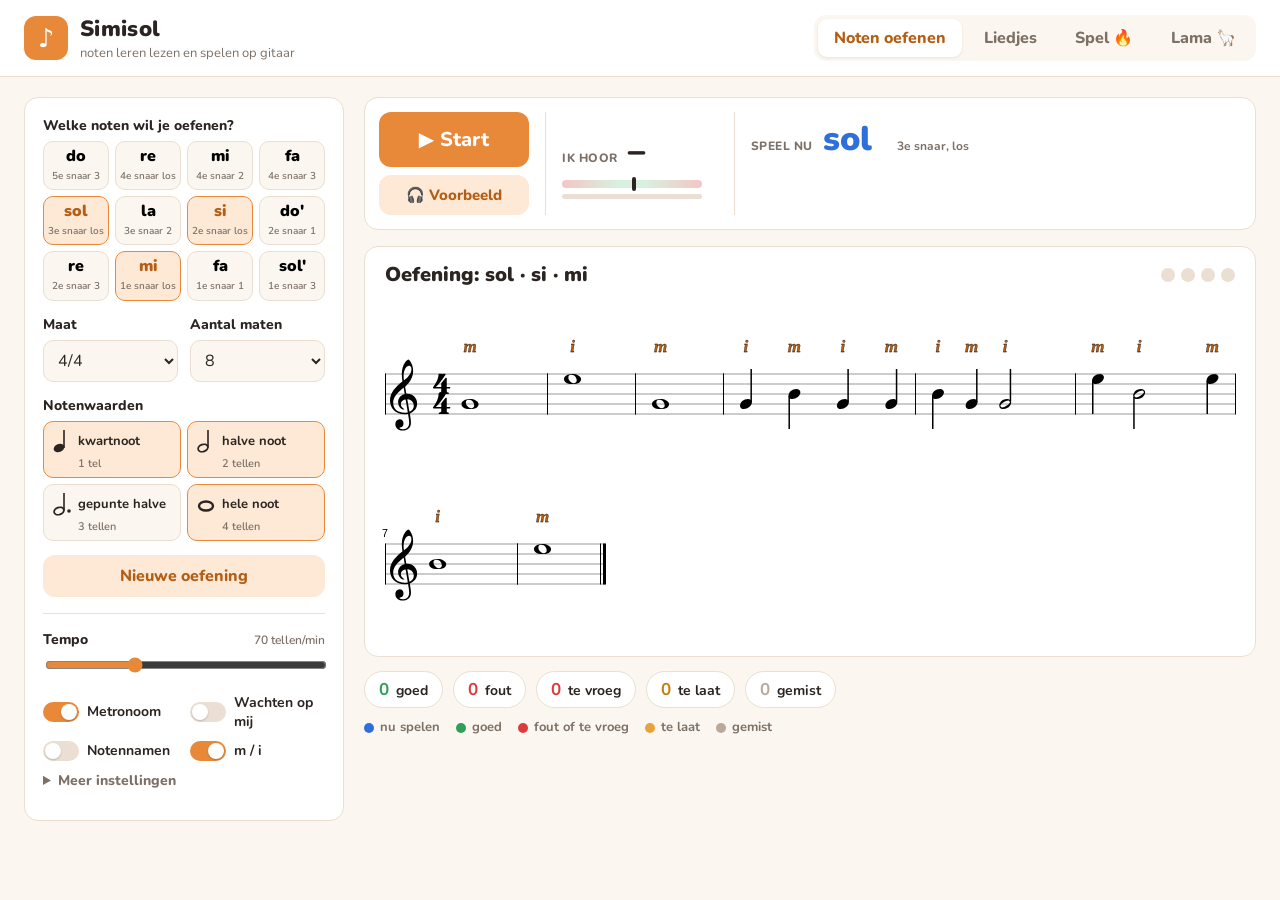
<file: app/index.html>
<!doctype html>
<html lang="nl">
<head>
  <meta charset="utf-8">
  <meta name="viewport" content="width=device-width, initial-scale=1">
  <title>Simisol Notentrainer</title>
  <link rel="preconnect" href="https://fonts.googleapis.com">
  <link href="https://fonts.googleapis.com/css2?family=Nunito:wght@400;600;800;900&display=swap" rel="stylesheet">
  <link rel="stylesheet" href="css/style.css">
</head>
<body>
  <header class="top">
    <div class="brand">
      <span class="logo" aria-hidden="true">♪</span>
      <div>
        <h1>Simisol</h1>
        <p>noten leren lezen en spelen op gitaar</p>
      </div>
    </div>
    <nav class="tabs" role="tablist">
      <button class="tab active" data-tab="practice" role="tab">Noten oefenen</button>
      <button class="tab" data-tab="songs" role="tab">Liedjes</button>
      <button class="tab" data-tab="game" role="tab">Spel 🔥</button>
      <button class="tab" data-tab="lama" role="tab">Lama 🦙</button>
    </nav>
  </header>

  <main>
    <section class="panel setup">
      <!-- Notenkiezer: gedeeld door 'Noten oefenen' en 'Spel' -->
      <div class="field" id="noteField">
        <label>Welke noten wil je oefenen?</label>
        <div class="note-chips" id="noteChips"></div>
      </div>

      <!-- Noten oefenen -->
      <div class="pane" id="pane-practice">
        <div class="row">
          <div class="field">
            <label for="timeSig">Maat</label>
            <select id="timeSig">
              <option value="2/4">2/4</option>
              <option value="3/4">3/4</option>
              <option value="4/4" selected>4/4</option>
            </select>
          </div>
          <div class="field">
            <label for="bars">Aantal maten</label>
            <select id="bars">
              <option>4</option><option selected>8</option><option>12</option><option>16</option>
            </select>
          </div>
        </div>
        <div class="field">
          <label>Notenwaarden</label>
          <div class="durations" id="durChips">
            <label class="dur"><input type="checkbox" value="1" checked><span><i class="glyph">♩</i> kwartnoot <small>1 tel</small></span></label>
            <label class="dur"><input type="checkbox" value="2" checked><span><i class="glyph open">𝅗𝅥</i> halve noot <small>2 tellen</small></span></label>
            <label class="dur"><input type="checkbox" value="3"><span><i class="glyph open">𝅗𝅥.</i> gepunte halve <small>3 tellen</small></span></label>
            <label class="dur"><input type="checkbox" value="4" checked><span><i class="glyph open">𝅝</i> hele noot <small>4 tellen</small></span></label>
          </div>
        </div>
        <button class="btn secondary" id="newExercise">Nieuwe oefening</button>
      </div>

      <!-- Liedjes -->
      <div class="pane hidden" id="pane-songs">
        <div class="library">
          <input type="file" id="zipInput" accept=".zip,application/zip" hidden>
          <button class="btn secondary" id="importBtn">📦 Liedjes importeren (.zip)</button>
          <p class="hint" id="libraryInfo"></p>
          <button class="linkbtn hidden" id="clearBtn">Alle liedjes uit deze browser verwijderen</button>
        </div>
        <div id="songControls">
        <div class="field">
          <label for="songSelect">Kies een liedje</label>
          <select id="songSelect"></select>
        </div>
        <div class="field">
          <label>Muziek</label>
          <div class="seg" id="recSeg">
            <button data-rec="slow" class="active">Langzaam</button>
            <button data-rec="fast">Sneller</button>
            <button data-rec="none">Zonder muziek</button>
          </div>
        </div>
        <div class="field sync" id="syncBox">
          <label>Synchronisatie <small id="syncInfo"></small></label>
          <div class="seg small">
            <button data-sync="-0.05">◀ vroeger</button>
            <button data-sync="0">reset</button>
            <button data-sync="0.05">later ▶</button>
          </div>
        </div>
        <p class="hint">🎧 Tip: gebruik een koptelefoon, anders hoort de microfoon de muziek ook.</p>
        </div>
      </div>

      <!-- Spel -->
      <div class="pane hidden" id="pane-game">
        <p class="hint">De noten schuiven naar de <b>blauwe lijn</b>. Speel elke noot als ze daar aankomt.
          Elke juiste noot maakt je reeks langer. Een <b>foute noot</b> zet je reeks terug op 0.
          Te laat is niet erg: de noot wacht op je (en wordt oranje).</p>
      </div>

      <!-- Lama-spel -->
      <div class="pane hidden" id="pane-lama">
        <div class="lama-mode" role="group" aria-label="Spelvorm">
          <button id="lamaModeReis">🗺️ Reis</button><button id="lamaModeVrij">🎯 Vrij oefenen</button>
        </div>
        <div class="lama-journey" id="lamaJourney">
          <p class="hint">Elk landschap leert je een <b>nieuwe noot</b>. Speel je noten goed, dan wacht er een
            <b>poortwachter</b> 👑: speel 5 keer de nieuwe noot en hij laat je door (+15 munten).
            Je hebt <b>⭐ <span id="lStars">0</span></b> sterren.</p>
          <ol class="lama-map" id="lamaMap"></ol>
          <p class="hint">Klik op een landschap dat je al bereikt hebt om het opnieuw te spelen.</p>
          <button class="btn secondary hidden" id="lamaTestGate">🧪 Test: meteen naar de poortwachter</button>
        </div>
        <p class="hint hidden" id="lamaFreeHint">Kies zelf je noten hieronder. Er zijn minder munten dan op de reis
          en geen poortwachters. <b id="lamaFreeStars"></b></p>
        <p class="hint">De lama loopt vanzelf. Boven elk monster staat een noot. Speel de noot
          terwijl ze in de <b>blauwe balk</b> staat, dan <b>springt</b> de lama erover (+1 punt).
          Een <b>foute</b> noot, of de noot is de balk uit: de lama botst en verliest een leven.
          Met <b>⛶ Volledig scherm</b> (of de toets F) speel je op het hele scherm.</p>
        <div class="field lama-opt">
          <label for="lamaLives">Levens</label>
          <select id="lamaLives">
            <option value="1">1</option><option value="2">2</option><option value="3">3</option>
            <option value="5">5</option><option value="10">10</option><option value="0">∞ onsterfelijk</option>
          </select>
        </div>
        <label class="switch lama-opt"><input type="checkbox" id="bigNameToggle" checked><span></span>Grote notennaam</label>
        <p class="hint lama-opt">Soms hangt er een <b>munt</b> 🪙 in de lucht in plaats van een monster. Speel die
          noot en de lama springt en vangt ze. Mis je ze, dan vliegt ze weg (botsen doe je niet). Met ∞ onsterfelijk zijn er geen munten. Met munten koop je
          in de <b>🛍️ Winkel</b> hoedjes, brillen, vleugels, kleurtjes en meer voor de lama.</p>
      </div>

      <hr>

      <div class="field">
        <label for="tempo">Tempo <output id="tempoOut">70 tellen/min</output></label>
        <input type="range" id="tempo" min="30" max="160" value="70">
      </div>
      <div class="row toggles">
        <label class="switch"><input type="checkbox" id="metroToggle" checked><span></span>Metronoom</label>
        <label class="switch" id="waitWrap"><input type="checkbox" id="waitToggle"><span></span>Wachten op mij</label>
      </div>
      <div class="row toggles">
        <label class="switch"><input type="checkbox" id="namesToggle"><span></span>Notennamen</label>
        <label class="switch"><input type="checkbox" id="fingersToggle" checked><span></span>m / i</label>
      </div>
      <details class="more">
        <summary>Meer instellingen</summary>
        <div class="field">
          <label for="difficulty">Hoe streng op de maat?</label>
          <select id="difficulty">
            <option value="0.28">Makkelijk</option>
            <option value="0.18" selected>Normaal</option>
            <option value="0.1">Streng</option>
          </select>
        </div>
        <label class="switch" style="margin-bottom:14px"><input type="checkbox" id="echoToggle"><span></span>Geen koptelefoon (echo-onderdrukking)</label>
        <div class="field">
          <label for="sens">Microfoongevoeligheid <output id="sensOut"></output></label>
          <input type="range" id="sens" min="-0.6" max="1" step="0.05" value="0.5">
          <div class="range-ends"><span>minder gevoelig</span><span>gevoeliger</span></div>
        </div>
        <div class="field">
          <label for="latency">Microfoonvertraging <output id="latOut">60 ms</output></label>
          <input type="range" id="latency" min="0" max="400" step="5" value="60">
          <button class="btn secondary calib" id="calibBtn">🎯 Vertraging meten</button>
          <p class="hint" id="calibInfo">Tokkel een <b>losse snaar</b> (zonder vinger op de hals) telkens als je de klik hoort. De app meet dan zelf de vertraging.</p>
        </div>
      </details>
    </section>

    <section class="stage">
      <div class="bar">
        <div class="buttons">
          <button class="btn primary big" id="startBtn">▶ Start</button>
          <button class="btn demo" id="demoBtn" title="Laat de gitaar het stukje voorspelen">🎧 Voorbeeld</button>
        </div>
        <div class="listen" id="listen">
          <div class="heard">
            <span class="lbl">Ik hoor</span>
            <span class="name" id="heardName">–</span>
            <span class="where" id="heardWhere"></span>
          </div>
          <div class="tuner"><div class="needle" id="needle"></div></div>
          <div class="level"><div id="levelFill"></div></div>
        </div>
        <div class="expect">
          <span class="lbl">Speel nu</span>
          <span class="name" id="expectName">–</span>
          <span class="where" id="expectWhere"></span>
        </div>
      </div>

      <div class="game-wrap hidden" id="gameWrap">
        <div class="game-hud">
          <div class="hud-streak"><span class="lbl">Reeks</span><b id="gStreak">0</b></div>
          <div class="hud-small"><span class="lbl">Record</span><b id="gBest">0</b></div>
          <div class="hud-small"><span class="lbl">Juist</span><b id="gTotal">0</b></div>
          <div class="hud-msg" id="gMsg"></div>
        </div>
        <div class="game" id="game"></div>
      </div>

      <div class="game-wrap hidden" id="lamaWrap">
        <div class="game-hud">
          <div class="hud-streak"><span class="lbl">Punten</span><b id="lScore">0</b></div>
          <div class="hud-small"><span class="lbl">Record</span><b id="lBest">0</b></div>
          <div class="hud-small hud-gate hidden" id="lGateWrap" title="Juiste noten tot de poortwachter"><span class="lbl">Poort</span><b id="lGate">0/30</b></div>
          <div class="hud-small hud-coins" title="Munten vang je in de lucht"><span class="lbl">Munten</span>
            <b><img src="img/lama/coin.png" alt=""><span id="lCoins">0</span></b></div>
          <div class="hud-lives"><span class="lbl" id="lLivesLbl">Levens</span>
            <span id="lLives"></span>
          </div>
          <div class="hud-speed"><span class="lbl">Snelheid</span>
            <span class="speed-ctl"><button id="lSlower" title="Trager (←)">−</button><b id="lSpeed">30</b><button id="lFaster" title="Sneller (→)">+</button></span>
            <small>noten/min</small>
          </div>
          <div class="hud-msg" id="lMsg"></div>
          <div class="lama-buttons">
            <button class="btn primary" id="lStart">▶ Start</button>
            <button class="btn secondary" id="lShop" title="Lama aankleden">🛍️ Winkel</button>
            <button class="btn secondary" id="lFull" title="Volledig scherm (F)">⛶ Volledig scherm</button>
          </div>
        </div>
        <div class="lama-stage" id="lamaStage"></div>

        <dialog class="shop" id="lamaShop">
          <div class="shop-head">
            <h2>🛍️ Lama-winkel</h2>
            <div class="shop-coins"><img src="img/lama/coin.png" alt=""><b>0</b><small></small></div>
            <button class="shop-x" id="shopRandom" title="Willekeurig aankleden (met wat je hebt)">🎲</button>
            <button class="shop-x" id="shopClose" title="Sluiten (Esc)">✕</button>
          </div>
          <div class="shop-test hidden">🧪 <b>Testmodus</b>: alles is van jou en niets wordt bewaard.
            <button id="shopTestCoins">+10 munten</button><button id="shopTestOff">Alles uit</button></div>
          <div class="shop-body">
            <div class="shop-preview"><canvas></canvas>
              <p>Klik op iets om het te passen.</p></div>
            <div class="shop-side">
              <nav class="shop-tabs"></nav>
              <div class="shop-grid"></div>
            </div>
          </div>
          <details class="shop-sync">
            <summary>💾 Overzetten naar een ander toestel</summary>
            <p class="hint">Maak hier een code met je munten en spulletjes en plak ze op het andere toestel bij
              <b>Code inlezen</b>. Daar krijg je alle spulletjes erbij; je munten worden het hoogste van de twee.</p>
            <div class="sync-row">
              <button class="sync-make">Code maken</button>
              <span class="sync-box hidden"><input class="sync-out" readonly aria-label="Je code"><button class="sync-copy">📋 Kopiëren</button></span>
            </div>
            <div class="sync-row">
              <input class="sync-in" placeholder="Plak hier een code (LAMA-…)" aria-label="Code inlezen" spellcheck="false" autocomplete="off">
              <button class="sync-load">Code inlezen</button>
            </div>
            <p class="sync-msg" aria-live="polite"></p>
          </details>
        </dialog>
      </div>

      <div class="score-wrap" id="scoreWrap">
        <div class="score-head">
          <h2 id="scoreTitle">Oefening</h2>
          <div class="beat-dots" id="beatDots"></div>
        </div>
        <div class="score" id="score"></div>
        <div class="cursor hidden" id="cursor"></div>
        <div class="badges" id="badges"></div>
        <div class="countin hidden" id="countin"></div>
      </div>

      <div class="results" id="resultsBar">
        <span class="res good"><b id="cGood">0</b> goed</span>
        <span class="res bad"><b id="cBad">0</b> fout</span>
        <span class="res early"><b id="cEarly">0</b> te vroeg</span>
        <span class="res late"><b id="cLate">0</b> te laat</span>
        <span class="res missed"><b id="cMissed">0</b> gemist</span>
        <span class="msg" id="resultMsg"></span>
      </div>

      <div class="legend" id="legendBar">
        <span><i class="dot cur"></i>nu spelen</span>
        <span><i class="dot good"></i>goed</span>
        <span><i class="dot bad"></i>fout of te vroeg</span>
        <span><i class="dot late"></i>te laat</span>
        <span><i class="dot missed"></i>gemist</span>
      </div>
      <p class="mic-msg hidden" id="micMsg"></p>
    </section>
  </main>

  <script src="lib/vexflow.js"></script>
  <script type="module" src="js/app.js"></script>
</body>
</html>
</file>
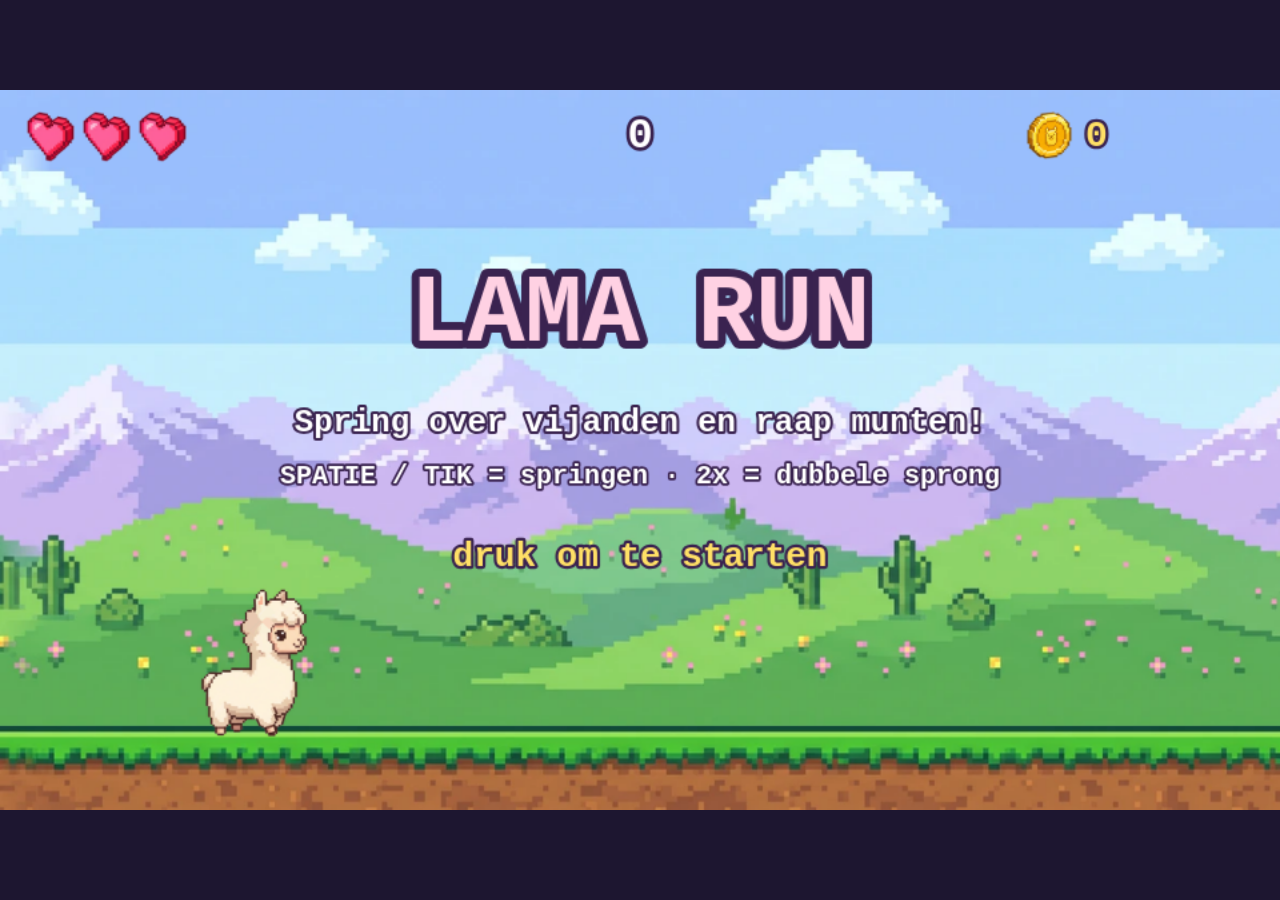
<file: app/runner/index.html>
<!doctype html>
<html lang="nl">
<head>
  <meta charset="utf-8">
  <meta name="viewport" content="width=device-width, initial-scale=1, user-scalable=no">
  <title>Lama Run</title>
  <style>
    html, body { margin: 0; height: 100%; background: #1d1630; overflow: hidden; }
    body { display: flex; align-items: center; justify-content: center; touch-action: none; user-select: none; }
    canvas { display: block; max-width: 100vw; max-height: 100vh; aspect-ratio: 16 / 9; width: 100vw; height: auto; }
    @media (min-aspect-ratio: 16/9) { canvas { width: auto; height: 100vh; } }
  </style>
</head>
<body>
  <canvas id="game" width="960" height="540"></canvas>
  <script src="runner.js"></script>
</body>
</html>
</file>
<file: app/css/style.css>
:root {
  --bg: #fbf6ef;
  --paper: #ffffff;
  --ink: #2b2420;
  --muted: #7d7067;
  --line: #eadfd2;
  --accent: #e8893a;
  --accent-ink: #b45d14;
  --accent-soft: #fde9d6;
  --good: #2f9e57;
  --bad: #dc3b3b;
  --missed: #b9a99b;
  --cur: #2f6fdc;
  --radius: 14px;
  color-scheme: light;
}

* { box-sizing: border-box; }
html, body { margin: 0; }
body {
  font-family: Nunito, system-ui, -apple-system, Segoe UI, sans-serif;
  background: var(--bg);
  color: var(--ink);
  min-height: 100vh;
}

.hidden { display: none !important; }

.top {
  display: flex; align-items: center; justify-content: space-between; gap: 16px; flex-wrap: wrap;
  padding: 14px 24px;
  background: var(--paper);
  border-bottom: 1px solid var(--line);
}
.brand { display: flex; align-items: center; gap: 12px; }
.logo {
  width: 44px; height: 44px; border-radius: 12px; display: grid; place-items: center;
  background: var(--accent); color: #fff; font-size: 26px; font-weight: 900;
}
.brand h1 { margin: 0; font-size: 22px; font-weight: 900; letter-spacing: .3px; }
.brand p { margin: 0; color: var(--muted); font-size: 13px; }

.tabs { display: flex; gap: 6px; background: var(--bg); padding: 4px; border-radius: 12px; }
.tab {
  border: 0; background: transparent; font: inherit; font-weight: 800; color: var(--muted);
  padding: 8px 16px; border-radius: 9px; cursor: pointer;
}
.tab.active { background: var(--paper); color: var(--accent-ink); box-shadow: 0 1px 3px rgba(0,0,0,.08); }

main {
  display: grid; grid-template-columns: 320px 1fr; gap: 20px;
  padding: 20px 24px; max-width: 1400px; margin: 0 auto;
}
@media (max-width: 900px) { main { grid-template-columns: 1fr; padding: 16px; } }

.panel {
  background: var(--paper); border: 1px solid var(--line); border-radius: var(--radius);
  padding: 18px; align-self: start;
}
.panel hr { border: 0; border-top: 1px solid var(--line); margin: 16px 0; }

.field { margin-bottom: 14px; }
.field > label { display: flex; justify-content: space-between; align-items: baseline; font-weight: 800; font-size: 14px; margin-bottom: 6px; }
.field small, .field output { color: var(--muted); font-weight: 600; font-size: 12px; }
.row { display: flex; gap: 12px; }
.row > .field { flex: 1; }

select, input[type=range] { width: 100%; font: inherit; }
select {
  padding: 8px 10px; border-radius: 10px; border: 1px solid var(--line); background: var(--bg); color: var(--ink);
}
input[type=range] { accent-color: var(--accent); }

.note-chips { display: grid; grid-template-columns: repeat(4, 1fr); gap: 6px; }
.chip {
  border: 1.5px solid var(--line); background: var(--bg); border-radius: 10px; padding: 6px 4px;
  font: inherit; cursor: pointer; text-align: center; line-height: 1.1;
}
.chip b { display: block; font-size: 16px; font-weight: 900; }
.chip small { font-size: 10px; color: var(--muted); }
.chip.on { background: var(--accent-soft); border-color: var(--accent); }
.chip.on b { color: var(--accent-ink); }

.durations { display: grid; grid-template-columns: 1fr 1fr; gap: 6px; }
.dur { position: relative; cursor: pointer; }
.dur input { position: absolute; opacity: 0; }
.dur span {
  display: flex; align-items: center; gap: 6px; padding: 6px 8px; border-radius: 10px;
  border: 1.5px solid var(--line); background: var(--bg); font-size: 13px; font-weight: 700; flex-wrap: wrap;
}
.dur small { width: 100%; margin-left: 26px; margin-top: -4px; color: var(--muted); font-weight: 600; font-size: 11px; }
.dur input:checked + span { background: var(--accent-soft); border-color: var(--accent); }
.dur svg { width: 20px; height: 26px; flex: none; }

.seg { display: flex; background: var(--bg); border-radius: 10px; padding: 3px; gap: 3px; }
.seg button {
  flex: 1; border: 0; background: transparent; font: inherit; font-weight: 700; font-size: 13px;
  padding: 7px 4px; border-radius: 8px; cursor: pointer; color: var(--muted);
}
.seg button.active { background: var(--paper); color: var(--accent-ink); box-shadow: 0 1px 2px rgba(0,0,0,.08); }
.seg.small button { font-size: 12px; }
.hint { font-size: 13px; color: var(--muted); margin: 6px 0 0; }

.toggles { margin-bottom: 10px; }
.switch { display: flex; align-items: center; gap: 8px; font-weight: 700; font-size: 14px; cursor: pointer; flex: 1; }
.switch input { display: none; }
.switch span {
  width: 36px; height: 20px; border-radius: 20px; background: var(--line); position: relative; transition: .15s; flex: none;
}
.switch span::after {
  content: ''; position: absolute; top: 2px; left: 2px; width: 16px; height: 16px; border-radius: 50%; background: #fff; transition: .15s;
  box-shadow: 0 1px 2px rgba(0,0,0,.2);
}
.switch input:checked + span { background: var(--accent); }
.switch input:checked + span::after { left: 18px; }
.switch.disabled { opacity: .4; pointer-events: none; }

.more summary { cursor: pointer; font-weight: 800; font-size: 14px; color: var(--muted); margin: 6px 0 12px; }

.btn {
  font: inherit; font-weight: 800; border: 0; border-radius: 12px; padding: 10px 16px; cursor: pointer;
}
.btn.primary { background: var(--accent); color: #fff; }
.btn.primary:hover { background: var(--accent-ink); }
.btn.primary.stop { background: var(--ink); }
.btn.secondary { background: var(--accent-soft); color: var(--accent-ink); width: 100%; }
.btn.big { font-size: 20px; padding: 14px 26px; min-width: 150px; }

.stage { min-width: 0; }
.bar {
  display: flex; gap: 16px; align-items: stretch; flex-wrap: wrap;
  background: var(--paper); border: 1px solid var(--line); border-radius: var(--radius); padding: 14px;
}
.listen, .expect {
  display: flex; flex-direction: column; justify-content: center; gap: 6px;
  padding: 4px 16px; border-left: 1px solid var(--line); min-width: 170px;
}
.heard, .expect { display: flex; align-items: baseline; gap: 10px; }
.expect { flex-direction: row; }
.lbl { font-size: 12px; color: var(--muted); font-weight: 800; text-transform: uppercase; letter-spacing: .5px; }
.name { font-size: 34px; font-weight: 900; min-width: 64px; }
.where { font-size: 12px; color: var(--muted); font-weight: 700; }
.expect .name { color: var(--cur); }
.heard .name.match { color: var(--good); }

.tuner { height: 8px; background: linear-gradient(90deg, #f3c6c6, #d8f0dd 40%, #d8f0dd 60%, #f3c6c6); border-radius: 6px; position: relative; }
.needle { position: absolute; top: -3px; width: 4px; height: 14px; border-radius: 2px; background: var(--ink); left: 50%; transition: left .08s; }
.level { height: 5px; background: var(--line); border-radius: 4px; overflow: hidden; }
.level div { height: 100%; width: 0; background: var(--accent); transition: width .05s; }

.score-wrap {
  position: relative; margin-top: 16px;
  background: var(--paper); border: 1px solid var(--line); border-radius: var(--radius); padding: 14px 10px 18px;
}
.score-head { display: flex; justify-content: space-between; align-items: center; padding: 0 10px; }
.score-head h2 { margin: 0; font-size: 20px; font-weight: 900; }
.beat-dots { display: flex; gap: 6px; }
.beat-dots i { width: 14px; height: 14px; border-radius: 50%; background: var(--line); transition: background .05s; }
.beat-dots i.on { background: var(--accent); }
.beat-dots i.on.first { background: var(--accent-ink); }

.score { position: relative; }
.score svg { display: block; }

/* VexFlow-noten kleuren */
.score .vf-stavenote path, .score .vf-stavenote rect { transition: fill .1s, stroke .1s; }
.score g.is-cur path, .score g.is-cur rect { fill: var(--cur) !important; stroke: var(--cur) !important; }
.score g.is-good path, .score g.is-good rect { fill: var(--good) !important; stroke: var(--good) !important; }
.score g.is-bad path, .score g.is-bad rect { fill: var(--bad) !important; stroke: var(--bad) !important; }
.score g.is-missed path, .score g.is-missed rect { fill: var(--missed) !important; stroke: var(--missed) !important; }
.score g.is-good text { fill: var(--good); }
.score g.is-bad text { fill: var(--bad); }

.cursor {
  position: absolute; width: 3px; border-radius: 2px; background: var(--cur); opacity: .55; pointer-events: none;
  transform: translateX(-1.5px);
}
.badges { position: absolute; inset: 0; pointer-events: none; }
.badge {
  position: absolute; transform: translate(-50%, 0); font-size: 11px; font-weight: 800; color: #fff; background: var(--bad);
  border-radius: 6px; padding: 1px 5px; white-space: nowrap;
}
.countin {
  position: absolute; inset: 0; display: grid; place-items: center; font-size: 110px; font-weight: 900; color: var(--accent);
  background: rgba(255,255,255,.65); border-radius: var(--radius); pointer-events: none;
}

.results {
  display: flex; gap: 10px; align-items: center; flex-wrap: wrap; margin-top: 14px;
}
.res { background: var(--paper); border: 1px solid var(--line); border-radius: 999px; padding: 6px 14px; font-weight: 700; font-size: 14px; }
.res b { font-size: 17px; margin-right: 3px; }
.res.good b { color: var(--good); }
.res.bad b, .res.early b { color: var(--bad); }
.res.missed b { color: var(--missed); }
.msg { font-weight: 800; color: var(--accent-ink); }

.legend { display: flex; gap: 16px; flex-wrap: wrap; margin-top: 10px; font-size: 13px; color: var(--muted); font-weight: 700; }
.dot { display: inline-block; width: 10px; height: 10px; border-radius: 50%; margin-right: 6px; vertical-align: middle; }
.dot.cur { background: var(--cur); } .dot.good { background: var(--good); } .dot.bad { background: var(--bad); } .dot.missed { background: var(--missed); }

.mic-msg { background: #fff3f3; border: 1px solid #f2c4c4; color: #9b2525; padding: 10px 14px; border-radius: 10px; font-weight: 700; }

/* Labels boven en onder de noten */
.score .nlbl { font-family: Nunito, system-ui, sans-serif; fill: var(--ink); }
.score .lbl-finger { font-family: Georgia, serif; font-style: italic; font-size: 17px; font-weight: 700; fill: var(--accent-ink); }
.score .lbl-chord { font-size: 14px; font-weight: 900; fill: var(--muted); }
.score .lbl-name { font-size: 13px; font-weight: 900; fill: var(--cur); }
.score .lbl-lyric { font-size: 14px; font-weight: 600; }
.score g.is-good .lbl-finger, .score g.is-good .lbl-name { fill: var(--good); }
.score g.is-bad .lbl-finger, .score g.is-bad .lbl-name { fill: var(--bad); }
.score g.is-missed .lbl-finger, .score g.is-missed .lbl-name { fill: var(--missed); }
.score g.is-cur .lbl-finger { fill: var(--cur); }
.score g .lbl-chord, .score g.is-good .lbl-chord, .score g.is-bad .lbl-chord { fill: var(--muted); }
.score g .lbl-lyric, .score g.is-good .lbl-lyric, .score g.is-bad .lbl-lyric, .score g.is-cur .lbl-lyric { fill: var(--ink); }

.buttons { display: flex; flex-direction: column; gap: 8px; }
.btn.demo { background: var(--accent-soft); color: var(--accent-ink); font-size: 15px; }
.btn.demo:hover { background: #fbdcbf; }
.btn.demo.playing { background: var(--ink); color: #fff; }

/* ---------- Spel ---------- */
.game-wrap {
  margin-top: 16px; background: var(--paper); border: 1px solid var(--line); border-radius: var(--radius);
  padding: 14px 10px 6px; overflow: hidden;
}
.game-hud { display: flex; align-items: center; gap: 22px; padding: 0 12px 6px; flex-wrap: wrap; }
.hud-streak, .hud-small { display: flex; flex-direction: column; align-items: center; line-height: 1; }
.hud-streak b { font-size: 56px; font-weight: 900; color: var(--accent); }
.hud-small b { font-size: 26px; font-weight: 900; color: var(--muted); margin-top: 4px; }
.hud-msg { font-weight: 800; font-size: 17px; color: var(--accent-ink); flex: 1; text-align: right; min-height: 1.3em; }
.shake { animation: shake .45s; }
.shake b { color: var(--bad) !important; }
@keyframes shake {
  0%, 100% { transform: translateX(0); }
  20% { transform: translateX(-8px); } 40% { transform: translateX(8px); }
  60% { transform: translateX(-5px); } 80% { transform: translateX(5px); }
}
.game svg { display: block; width: 100%; }
.game-hitline { fill: var(--cur); opacity: .35; }
.gnote .ghead { fill: var(--ink); }
.gnote .gstem, .gnote .gledger { stroke: var(--ink); stroke-width: 1.3; }
.gnote .gacc { font-size: 14px; fill: var(--ink); }
.gnote .gfinger { font-family: Georgia, serif; font-style: italic; font-weight: 700; font-size: 11px; fill: var(--accent-ink); }
.gnote .gname { font-family: Nunito, sans-serif; font-weight: 900; font-size: 10px; fill: var(--cur); }
.gnote .gtag { font-family: Nunito, sans-serif; font-weight: 800; font-size: 8px; fill: var(--muted); }
.gnote.is-target .ghead { fill: var(--cur); }
.gnote.is-target .gstem, .gnote.is-target .gledger { stroke: var(--cur); }
.gnote.is-late .ghead { fill: #e8a23a; }
.gnote.is-late .gstem, .gnote.is-late .gledger { stroke: #e8a23a; }
.gnote.is-late .gtag { fill: #c47d12; }
.gnote.is-wrong .ghead { fill: var(--bad); }
.gnote.is-wrong .gstem, .gnote.is-wrong .gledger { stroke: var(--bad); }
.gnote.is-wrong .gtag { fill: var(--bad); }
.gnote.is-hit { opacity: .45; }
.gnote.is-hit .ghead { fill: var(--good); }
.gnote.is-hit .gstem, .gnote.is-hit .gledger { stroke: var(--good); }

/* ---------- Lama-spel ---------- */
.lama-stage { position: relative; border-radius: 10px; overflow: hidden; background: #a9d4f5; }
.lama-stage canvas { display: block; width: 100%; height: auto; }
.lama-stage svg.lama-sky { position: absolute; inset: 0; width: 100%; height: 100%; pointer-events: none; }
.lama-panel { fill: rgba(255, 255, 255, .86); stroke: rgba(255, 255, 255, .95); stroke-width: 1.5; }
.hud-lives { display: flex; flex-direction: column; align-items: center; line-height: 1; }
.hud-lives span#lLives { display: flex; gap: 4px; margin-top: 4px; }
.hud-lives img { width: 30px; height: 32px; transition: opacity .2s, filter .2s; }
.hud-lives img.lost { opacity: .25; filter: grayscale(1); }
.hud-lives #lLives.many img { width: 20px; height: 21px; }
.hud-lives .inf { font-size: 30px; font-weight: 900; color: var(--accent); line-height: 32px; }
.hud-lives .bumps { font-size: 22px; font-weight: 900; color: var(--muted); margin-left: 6px; line-height: 32px; }
.hud-speed { display: flex; flex-direction: column; align-items: center; line-height: 1; }
.hud-speed small { font-size: 11px; font-weight: 700; color: var(--muted); margin-top: 2px; }
.speed-ctl { display: flex; align-items: center; gap: 6px; margin-top: 4px; }
.speed-ctl b { font-size: 24px; font-weight: 900; color: var(--muted); min-width: 34px; text-align: center; }
.speed-ctl button { width: 30px; height: 30px; border-radius: 50%; border: 0; background: var(--accent-soft);
  color: var(--accent-ink); font: inherit; font-size: 20px; font-weight: 900; cursor: pointer; line-height: 1; }
.speed-ctl button:hover { background: #fbdcbf; }
#lamaWrap:is(:fullscreen, .is-full) .speed-ctl b, #lamaWrap:is(:fullscreen, .is-full) .hud-lives .bumps { color: #fff; }
#lamaWrap:is(:fullscreen, .is-full) .hud-speed small { color: #cbbfe0; }
.lama-bar { fill: var(--cur); opacity: .16; stroke: var(--cur); stroke-opacity: .45; stroke-width: 1; }
.lama-bar-mid { fill: var(--cur); opacity: .35; }
.gnote.in-bar .ghead { filter: drop-shadow(0 0 2px rgba(47, 111, 220, .8)); }
.lama-buttons { display: flex; gap: 8px; }
.lama-opt { margin-top: 12px; }
.lama-buttons .btn { width: auto; padding: 8px 14px; font-size: 15px; }
#lStart { display: none; } /* buiten volledig scherm staat de grote Start-knop er al */

/* volledig scherm (of, waar dat niet kan, het hele venster): HUD bovenaan, spel zo groot mogelijk in 16:9 */
#lamaWrap:is(:fullscreen, .is-full) { margin: 0; border: 0; border-radius: 0; padding: 10px 16px 16px; background: #1d1630;
  display: flex; flex-direction: column; align-items: center; justify-content: center; }
#lamaWrap.is-full { position: fixed; inset: 0; z-index: 1000; }
#lamaWrap:is(:fullscreen, .is-full) .game-hud { width: 100%; max-width: calc((100dvh - 110px) * 16 / 9); }
#lamaWrap:is(:fullscreen, .is-full) .lbl { color: #cbbfe0; }
#lamaWrap:is(:fullscreen, .is-full) .hud-small b { color: #fff; }
#lamaWrap:is(:fullscreen, .is-full) .shop { color: var(--ink); }
#lamaWrap:is(:fullscreen, .is-full) .hud-msg { color: #ffe066; }
#lamaWrap:is(:fullscreen, .is-full) #lStart { display: inline-flex; }
#lamaWrap:is(:fullscreen, .is-full) .lama-stage { width: min(100%, calc((100dvh - 110px) * 16 / 9)); }
body.lama-full { overflow: hidden; }
.hud-coins b { display: flex; align-items: center; gap: 4px; }
.hud-gate b { color: #9a6bff !important; }

/* Lama: reis of vrij oefenen, de kaart van de reis, sterren op de notenknoppen */
.lama-mode { display: flex; gap: 4px; background: var(--bg); padding: 4px; border-radius: 12px; margin-bottom: 10px; }
.lama-mode button { flex: 1; border: 0; background: transparent; font: inherit; font-weight: 800; color: var(--muted);
  padding: 8px 6px; border-radius: 9px; cursor: pointer; }
.lama-mode button.on { background: var(--paper); color: var(--accent-ink); box-shadow: 0 1px 3px rgba(0,0,0,.08); }
.lama-map { list-style: none; margin: 8px 0 0; padding: 0; display: flex; flex-direction: column; gap: 4px; }
.lama-map li { display: grid; grid-template-columns: 24px 1fr auto; align-items: center; gap: 6px; padding: 5px 8px;
  border-radius: 10px; font-size: 14px; }
.lama-map li.done { color: var(--muted); }
.lama-map li.here { background: var(--accent-soft); color: var(--accent-ink); font-weight: 800; }
.lama-map li.locked { color: #b5a99d; }
.lama-map li.locked .nt b { filter: blur(3px); } /* welke noot je leert, zie je pas als je er bent */
.lama-map .nm { font-weight: 800; }
.lama-map li.done, .lama-map li.here { cursor: pointer; }
.lama-map li.done:hover, .lama-map li.here:not(.playing):hover { background: #f3ece3; }
.lama-map li.playing { outline: 2px solid var(--accent); }
.lama-map li.done.playing { background: var(--accent-soft); color: var(--accent-ink); }
#lamaFreeStars { color: var(--good); }
#lamaFreeStars.warn { color: var(--bad); }
.lama-map .nt { font-size: 13px; }
.lama-map .gate { grid-column: 1 / -1; font-size: 13px; font-weight: 700; }
.lama-map .gate .gbar { height: 8px; border-radius: 4px; background: rgba(255,255,255,.7); overflow: hidden; margin: 4px 0 2px; }
.lama-map .gate .gbar i { display: block; height: 100%; background: var(--accent); border-radius: 4px; }
.lama-map .gate small { color: var(--muted); }
#lamaTestGate { margin-top: 8px; }
.chip { position: relative; }
.chip .stars { display: block; font-style: normal; font-size: 10px; color: #e8a200; letter-spacing: 1px; line-height: 1; margin-top: 1px; }
.chip .new { position: absolute; top: -7px; right: -4px; font-style: normal; font-size: 9px; font-weight: 900; color: #fff;
  background: #e8473f; border-radius: 6px; padding: 1px 4px; }
.chip.auto { cursor: default; }
.chip.locked { opacity: .45; }
.chip.locked b::after { content: ' 🔒'; font-size: 11px; }
.hud-coins img { width: 24px; height: 26px; }
.hud-coins.bump b { animation: coinBump .6s; }
@keyframes coinBump { 30% { transform: scale(1.35); color: #e8a200; } }

/* Lama-winkel */
.shop { width: min(980px, calc(100vw - 32px)); max-height: calc(100dvh - 32px); padding: 0; border: 0;
  border-radius: 18px; background: var(--paper); color: var(--ink); box-shadow: 0 20px 60px rgba(0,0,0,.3); overflow: auto; }
.shop::backdrop { background: rgba(29, 22, 48, .55); }
.shop-head { display: flex; align-items: center; gap: 14px; padding: 14px 18px; border-bottom: 1px solid var(--line);
  position: sticky; top: 0; background: var(--paper); z-index: 1; }
.shop-head h2 { margin: 0; font-size: 22px; font-weight: 900; }
.shop-coins { display: flex; align-items: center; gap: 6px; flex: 1; flex-wrap: wrap; }
.shop-coins img { width: 30px; height: 32px; }
.shop-coins b { font-size: 28px; font-weight: 900; color: #c47d12; }
.shop-coins small { color: var(--muted); font-weight: 700; font-size: 13px; margin-left: 6px; }
.shop-x { border: 0; background: var(--accent-soft); color: var(--accent-ink); width: 38px; height: 38px; border-radius: 50%;
  font: inherit; font-size: 18px; font-weight: 900; cursor: pointer; flex: none; }
.shop-x:hover { background: #fbdcbf; }
.shop-test { margin: 10px 18px 0; padding: 8px 12px; border-radius: 10px; background: #ffe9f0; color: #a3164b; font-size: 14px;
  display: flex; align-items: center; gap: 8px; flex-wrap: wrap; }
.shop-test button { font: inherit; font-weight: 800; border: 0; border-radius: 8px; padding: 4px 10px; background: #fff; color: #a3164b; cursor: pointer; }
.shop-body { display: grid; grid-template-columns: 300px 1fr; gap: 18px; padding: 16px 18px 18px; }
@media (max-width: 720px) { .shop-body { grid-template-columns: 1fr; } }
.shop-preview { position: sticky; top: 76px; align-self: start; }
.shop-preview canvas { width: 100%; aspect-ratio: 300 / 260; border-radius: 14px; display: block; }
.shop-preview p { margin: 8px 0 0; color: var(--muted); font-size: 13px; text-align: center; }
.shop-tabs { display: flex; gap: 6px; flex-wrap: wrap; margin-bottom: 12px; }
.shop-tab { border: 1.5px solid var(--line); background: var(--bg); border-radius: 10px; padding: 6px 12px; font: inherit;
  font-weight: 800; color: var(--muted); cursor: pointer; display: flex; align-items: center; gap: 6px; }
.shop-tab.active { border-color: var(--accent); background: var(--accent-soft); color: var(--accent-ink); }
.shop-grid { display: grid; grid-template-columns: repeat(auto-fill, minmax(118px, 1fr)); gap: 10px; }
.shop-card { border: 2px solid var(--line); border-radius: 12px; padding: 6px 6px 8px; display: flex; flex-direction: column;
  align-items: center; gap: 4px; cursor: pointer; background: var(--bg); transition: transform .1s, border-color .1s; }
.shop-card:hover { transform: translateY(-2px); border-color: #f3c9a2; }
.shop-card.trying { border-color: var(--cur); }
.shop-card.worn { border-color: var(--good); background: #eaf7ee; }
.shop-card canvas { width: 100%; max-width: 120px; aspect-ratio: 120 / 112; border-radius: 8px; background: #d9eefc; }
.shop-card b { font-size: 14px; font-weight: 800; text-align: center; }
.shop-card button { font: inherit; font-size: 13px; font-weight: 800; border: 0; border-radius: 8px; padding: 4px 10px; cursor: pointer;
  background: var(--accent-soft); color: var(--accent-ink); display: flex; align-items: center; gap: 4px; min-height: 28px; }
.shop-card button img { width: 16px; height: 17px; }
.shop-card button.buy { background: #fff4d6; color: #8a5a00; }
.shop-card button.buy.sure { background: #e8a200; color: #fff; }
.shop-card button.on { background: var(--good); color: #fff; }
.shop-card button:disabled { opacity: .45; cursor: default; }
.shop-card button.on:disabled { opacity: 1; }
.shop-card:not(.owned) canvas { filter: saturate(.9); }
.shop-sync { margin: 0 18px 18px; padding: 10px 14px; border: 1.5px solid var(--line); border-radius: 12px; background: var(--bg); }
.shop-sync summary { cursor: pointer; font-weight: 800; color: var(--accent-ink); }
.shop-sync .hint { margin: 8px 0; }
.sync-row { display: flex; gap: 8px; margin-top: 8px; flex-wrap: wrap; }
.sync-box { display: flex; gap: 8px; flex: 1; min-width: 220px; }
.sync-row input { flex: 1; min-width: 0; font: inherit; font-size: 13px; padding: 7px 10px; border-radius: 10px;
  border: 1px solid var(--line); background: var(--paper); color: var(--ink); font-family: ui-monospace, Menlo, monospace; }
.sync-row button { font: inherit; font-weight: 800; border: 0; border-radius: 10px; padding: 7px 14px; cursor: pointer;
  background: var(--accent-soft); color: var(--accent-ink); }
.sync-row button:hover { background: #fbdcbf; }
.sync-msg { margin: 8px 0 0; font-weight: 700; color: var(--good); min-height: 1.2em; }
.sync-msg.bad { color: var(--bad); }
.gnote.is-missed .ghead { fill: var(--missed); }
.gnote.is-coin:not(.is-missed):not(.is-wrong) .ghead { fill: #e8a200; }
.gnote.is-coin:not(.is-missed):not(.is-wrong) .gstem, .gnote.is-coin:not(.is-missed):not(.is-wrong) .gledger { stroke: #e8a200; }
.gnote.is-missed .gstem, .gnote.is-missed .gledger { stroke: var(--missed); }
.gnote.is-missed .gtag { fill: var(--bad); }

/* ---------- Liedjesbibliotheek ---------- */
.library { margin-bottom: 14px; padding-bottom: 14px; border-bottom: 1px solid var(--line); }
.library .hint { margin-top: 8px; }
.linkbtn { border: 0; background: none; padding: 0; font: inherit; font-size: 12px; color: var(--muted); text-decoration: underline; cursor: pointer; }
.linkbtn:hover { color: var(--bad); }
.empty-songs { padding: 30px 16px; text-align: center; color: var(--muted); font-weight: 700; line-height: 1.5; }
.empty-songs b { color: var(--ink); }
.empty-songs code { background: var(--bg); padding: 1px 6px; border-radius: 6px; }

/* ---------- Microfoon-instellingen ---------- */
.range-ends { display: flex; justify-content: space-between; font-size: 11px; color: var(--muted); font-weight: 700; margin-top: 2px; }
.btn.calib { margin-top: 8px; }
.btn.calib.running { background: var(--ink); color: #fff; }
#calibInfo .big { display: block; font-size: 22px; font-weight: 900; color: var(--accent-ink); margin: 4px 0; }

/* te laat (in de maat gespeeld, maar na het venster) */
.score g.is-late path, .score g.is-late rect { fill: #e8a23a !important; stroke: #e8a23a !important; }
.score g.is-late .lbl-finger, .score g.is-late .lbl-name { fill: #c47d12; }
.badge.late { background: #e8a23a; }
.res.late b { color: #c47d12; }
.dot.late { background: #e8a23a; }
</file>
